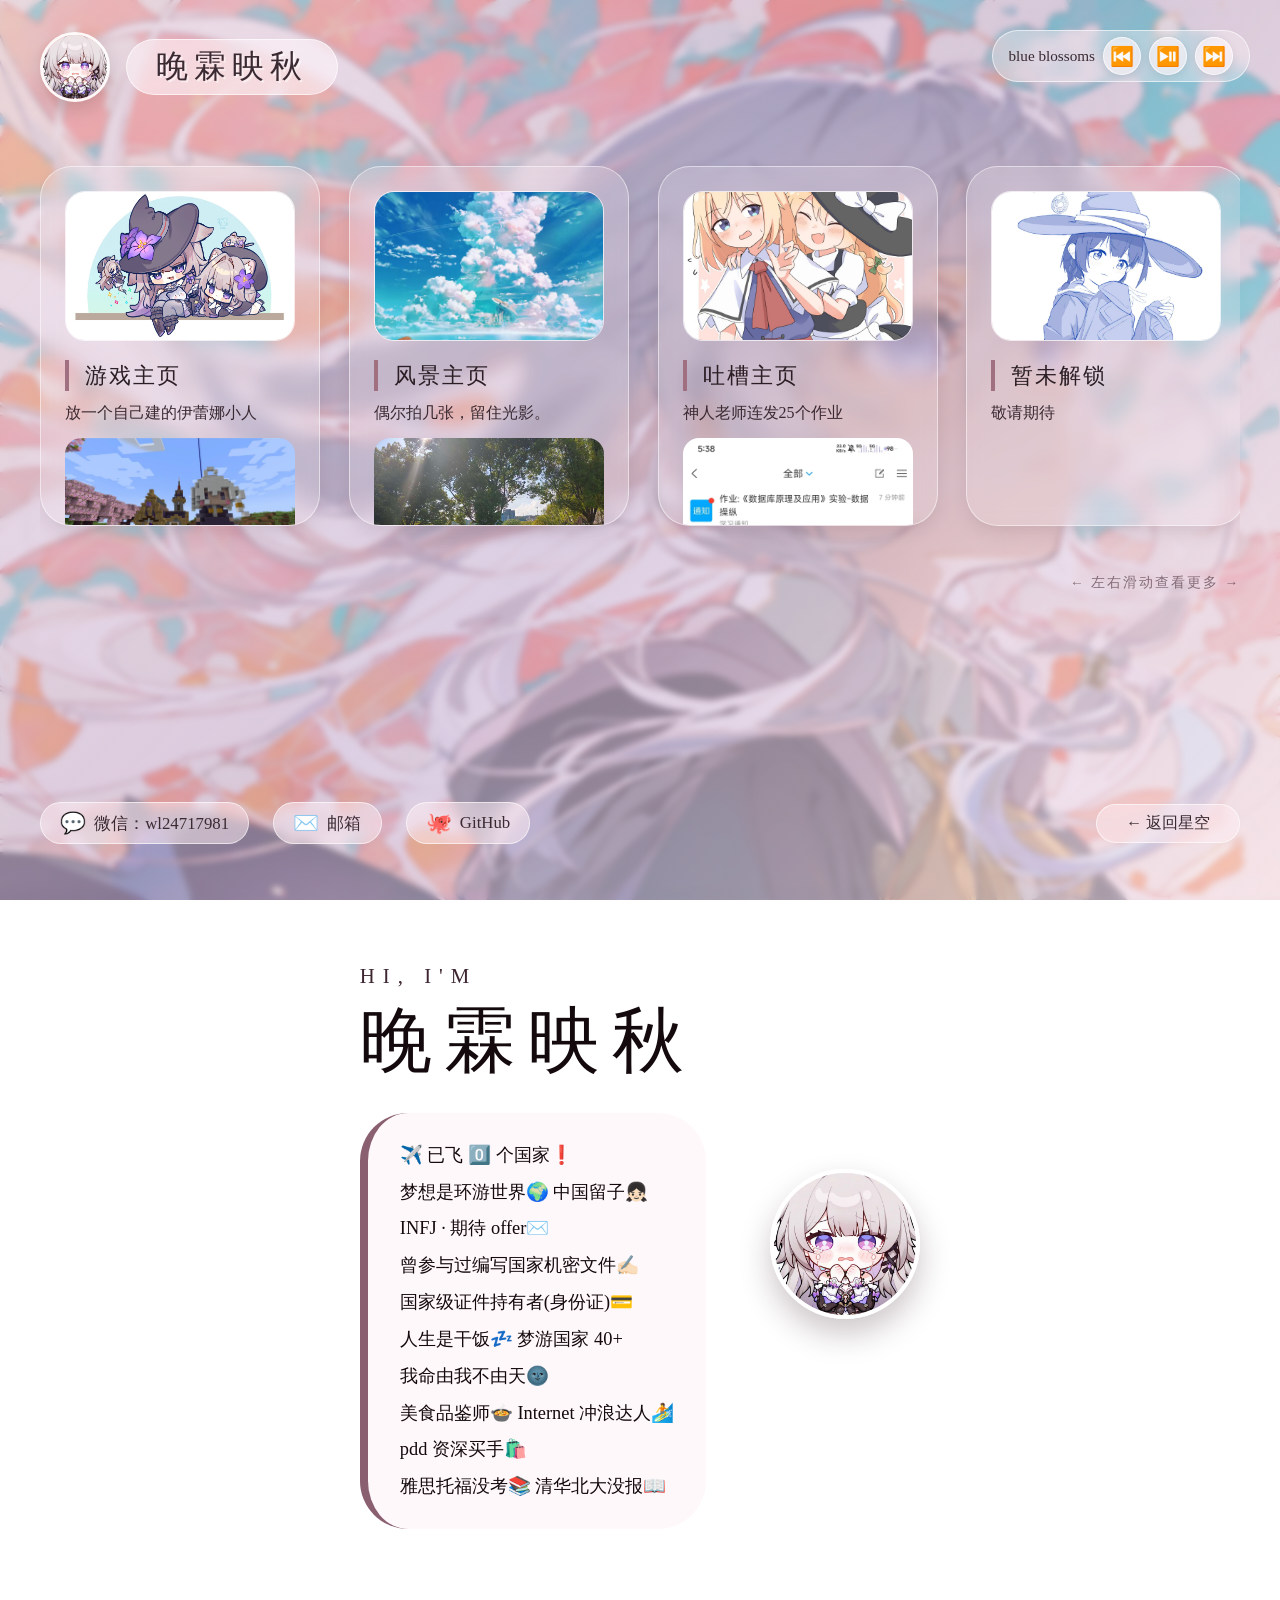
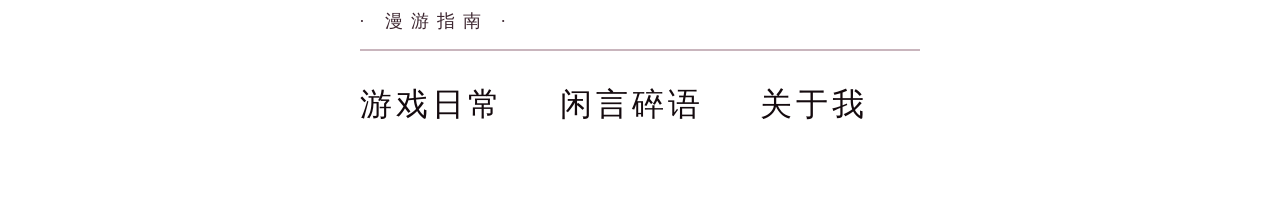
<file: wl.html>
<!DOCTYPE html>
<html lang="zh">
<head>
  <meta charset="UTF-8">
  <meta name="viewport" content="width=device-width, initial-scale=1.0">
  <title>晚霖映秋 · 映秋小屋</title>
  <style>
    * {
      margin: 0;
      padding: 0;
      box-sizing: border-box;
    }

    html {
      scroll-behavior: smooth;
    }

    body {
      font-family: 'Times New Roman', '宋体', 'Songti SC', 'KaiTi', serif;
      background: url('image/72822a4b42fec94b4103f35a9f8da692.jpg') no-repeat center center fixed;
      background-size: cover;
      min-height: 100vh;
      position: relative;
    }

    /* 藕荷色渐变遮罩层 */
    body::before {
      content: "";
      position: fixed;
      top: 0;
      left: 0;
      width: 100%;
      height: 100%;
      background: linear-gradient(135deg, rgba(230, 210, 220, 0.7), rgba(200, 180, 210, 0.6), rgba(245, 225, 235, 0.7));
      backdrop-filter: blur(3px);
      z-index: 0;
    }

    /* 全屏容器 */
    .screen {
      min-height: 100vh;
      width: 100%;
      display: flex;
      flex-direction: column;
      position: relative;
      padding: 2rem;
      z-index: 1;
    }

    .container {
      max-width: 1200px;
      margin: 0 auto;
      padding: 0 0 1.5rem;
      flex: 1;
      display: flex;
      flex-direction: column;
    }

    /* ----- 左上角：头像 + 昵称 ----- */
    .profile {
      display: flex;
      align-items: center;
      gap: 1rem;
      margin-bottom: 2rem;
    }

    .avatar {
      width: 70px;
      height: 70px;
      border-radius: 50%;
      object-fit: cover;
      border: 3px solid rgba(255, 255, 255, 0.9);
      box-shadow: 0 8px 20px rgba(0, 0, 0, 0.15);
    }

    .nickname {
      font-size: 2rem;
      font-weight: 350;
      letter-spacing: 6px;
      color: #3a2a32;
      text-shadow: 2px 2px 0 rgba(255, 255, 255, 0.5);
      background: rgba(255, 245, 250, 0.6);
      padding: 0.3rem 1.8rem;
      border-radius: 40px;
      backdrop-filter: blur(6px);
      border: 1px solid rgba(255, 255, 255, 0.6);
    }

    /* ----- 右上角音乐播放器 ----- */
    .music-player {
      position: absolute;
      top: 30px;
      right: 30px;
      z-index: 15;
      display: flex;
      align-items: center;
      gap: 8px;
      background: rgba(255, 245, 250, 0.35);
      backdrop-filter: blur(8px);
      padding: 6px 16px;
      border-radius: 50px;
      border: 1px solid rgba(255, 255, 255, 0.6);
    }

    #musicTitle {
      color: #3a2a32;
      font-size: 0.95rem;
      max-width: 130px;
      white-space: nowrap;
      overflow: hidden;
      text-overflow: ellipsis;
      font-weight: 500;
    }

  .music-player button {
  background: rgba(255, 245, 250, 0.5);
  border: 1px solid rgba(255, 255, 255, 0.7);
  border-radius: 50%;                /* 圆形按钮 */
  width: 38px;
  height: 38px;
  display: flex;
  align-items: center;
  justify-content: center;
  font-size: 1.2rem;
  cursor: pointer;
  color: #3a2a32;
  padding: 0;
  backdrop-filter: blur(4px);
  transition: all 0.2s ease;
  box-shadow: 0 2px 8px rgba(60, 30, 40, 0.1);
}

.music-player button:hover {
  background: rgba(255, 255, 255, 0.8);
  transform: scale(1.08);
  box-shadow: 0 4px 12px rgba(80, 40, 60, 0.2);
  color: #1a1014;
  border-color: #b08a9e;
}

    /* ----- 专栏区域：横向滑动 ----- */
    .featured {
      display: flex;
      gap: 1.8rem;
      overflow-x: auto;
      overflow-y: visible;
      scroll-snap-type: x mandatory;
      padding: 1rem 0.5rem 1.5rem;
      margin: 1rem 0 2rem;
      scrollbar-width: thin;
      scrollbar-color: rgba(160, 110, 130, 0.5) transparent;
    }

    .featured::-webkit-scrollbar {
      height: 6px;
    }
    .featured::-webkit-scrollbar-track {
      background: transparent;
    }
    .featured::-webkit-scrollbar-thumb {
      background: rgba(160, 110, 130, 0.5);
      border-radius: 20px;
    }

    .card {
      flex: 0 0 280px;
      scroll-snap-align: start;
      background: rgba(255, 245, 250, 0.2);
      backdrop-filter: blur(8px);
      -webkit-backdrop-filter: blur(8px);
      border-radius: 32px;
      padding: 1.5rem;
      border: 1px solid rgba(255, 255, 255, 0.5);
      box-shadow: 0 8px 20px -5px rgba(60, 30, 40, 0.15);
      transition: transform 0.2s, background 0.2s;
      display: flex;
      flex-direction: column;
      height: 360px;
      overflow-y: auto;
    }

    .card:hover {
      transform: translateY(-6px);
      background: rgba(255, 245, 250, 0.45);
      border-color: rgba(255, 255, 255, 0.8);
    }

    .card-img {
      width: 100%;
      height: 150px;
      object-fit: cover;
      border-radius: 20px;
      margin-bottom: 1.2rem;
      border: 1px solid rgba(255, 255, 255, 0.7);
    }

    .card-title {
      font-size: 1.4rem;
      font-weight: 400;
      letter-spacing: 2px;
      color: #2b1e24;
      margin-bottom: 0.5rem;
      border-left: 4px solid #a07080;
      padding-left: 1rem;
    }

    .card-text {
      color: #3a2a32;
      line-height: 1.7;
      font-size: 1rem;
    }

    .scroll-hint {
      text-align: right;
      font-size: 0.85rem;
      color: rgba(70, 40, 50, 0.6);
      margin-top: -0.5rem;
      margin-bottom: 1rem;
      letter-spacing: 2px;
    }

    /* ----- 左下角：联系方式 ----- */
    .footer {
      display: flex;
      align-items: center;
      gap: 1.5rem;
      flex-wrap: wrap;
      margin-top: auto;
      padding-top: 1.5rem;
    }

    .contact-item {
      display: flex;
      align-items: center;
      gap: 8px;
      color: #3a2a32;
      text-decoration: none;
      font-size: 1.05rem;
      background: rgba(255, 240, 245, 0.5);
      padding: 0.5rem 1.2rem;
      border-radius: 40px;
      backdrop-filter: blur(5px);
      border: 1px solid rgba(255, 255, 255, 0.6);
      transition: all 0.2s;
    }

    .contact-item:hover {
      background: rgba(255, 255, 255, 0.7);
      box-shadow: 0 4px 12px rgba(120, 70, 90, 0.2);
      color: #1a1014;
    }

    .contact-icon {
      font-size: 1.3rem;
    }

    .back-link {
      margin-left: auto;
      color: #3a2a32;
      text-decoration: none;
      font-size: 1rem;
      background: rgba(255, 240, 245, 0.5);
      padding: 0.5rem 1.8rem;
      border-radius: 40px;
      backdrop-filter: blur(5px);
      border: 1px solid rgba(255, 255, 255, 0.6);
      transition: all 0.2s;
    }

    .back-link:hover {
      background: rgba(255, 255, 255, 0.7);
    }

    /* ----- 第二屏：博客区域（全部加深，清晰可见） ----- */
    .blog-screen {
      display: flex;
      align-items: center;
      justify-content: center;
    }

    .blog-container {
      max-width: 1200px;
      margin: 0 auto;
      display: grid;
      grid-template-columns: 1fr auto;
      gap: 2.5rem 4rem;
    }

    .intro-left {
      grid-column: 1;
    }

    .greeting {
      font-size: 1.3rem;
      letter-spacing: 8px;
      color: #3d2630;
      font-weight: 400;
      margin-bottom: 0.3rem;
    }

    .intro-left h1 {
      font-size: 4.5rem;
      font-weight: 320;
      letter-spacing: 12px;
      margin: 0.2rem 0 1.5rem;
      color: #140a0e;                     /* 极深色 */
      text-shadow: 5px 5px 0 rgba(255, 255, 255, 0.5);
    }

    .intro-text {
      font-size: 1.15rem;
      line-height: 2;
      max-width: 650px;
      color: #140a0e;                     /* 极深色 */
      background: rgba(255, 245, 250, 0.7); /* 更实背景 */
      backdrop-filter: blur(8px);
      padding: 1.5rem 2rem;
      border-radius: 48px;
      border-left: 8px solid #8a5f70;
      font-weight: 400;
    }

    .intro-right {
      grid-column: 2;
      align-self: center;
    }

    .small-avatar {
      width: 150px;
      height: 150px;
      border-radius: 50%;
      object-fit: cover;
      border: 4px solid rgba(255, 255, 255, 0.9);
      box-shadow: 0 15px 30px rgba(60, 30, 40, 0.25);
    }

    .blog-nav {
      grid-column: 1 / -1;
      margin-top: 2.5rem;
    }

    .nav-title {
      font-size: 1.1rem;
      letter-spacing: 8px;
      color: #3d2630;
      border-bottom: 2px solid rgba(120, 70, 90, 0.4);
      padding-bottom: 1rem;
      margin-bottom: 2rem;
      font-weight: 400;
    }

    .nav-links {
      display: flex;
      gap: 3.5rem;
      flex-wrap: wrap;
    }

    .nav-links a {
      font-size: 2rem;
      font-weight: 380;
      letter-spacing: 4px;
      color: #140a0e;                     /* 极深色 */
      text-decoration: none;
      border-bottom: 3px solid transparent;
      padding-bottom: 6px;
      transition: 0.2s;
    }

    .nav-links a:hover {
      border-bottom-color: #8a5f70;
      transform: translateX(10px);
      color: #000000;
    }

    /* 响应式 */
    @media (max-width: 700px) {
      .screen { padding: 1.5rem; }
      .container { padding: 0; }
      .nickname { font-size: 1.6rem; }
      .avatar { width: 55px; height: 55px; }
      .music-player { padding: 4px 12px; }
      #musicTitle { max-width: 90px; }
      .blog-container { grid-template-columns: 1fr; gap: 2rem; }
      .intro-right { grid-column: 1; text-align: center; }
      .small-avatar { width: 120px; height: 120px; }
      .intro-left h1 { font-size: 3.5rem; }
      .nav-links { gap: 2rem; }
      .nav-links a { font-size: 1.6rem; }
      .footer { gap: 1rem; }
      .back-link { margin-left: 0; }
      .music-player button {
  width: 34px;
  height: 34px;
  font-size: 1rem;
}
    }
  </style>
</head>
<body>
  <section class="screen" id="screen1">
    <div class="container">
      <!-- 右上角音乐播放器 -->
      <div class="music-player" id="musicPlayer">
        <span id="musicTitle">映秋收音机</span>
        <button id="prevBtn" title="上一首">⏮️</button>
        <button id="playPauseBtn" title="播放/暂停">⏯️</button>
        <button id="nextBtn" title="下一首">⏭️</button>
        <audio id="bgMusic" loop></audio>
      </div>

      <!-- 左上角头像 + 昵称 -->
      <div class="profile">
        <img class="avatar" src="image/abec3600c4fbf7d1e9d587127aa76b90.jpg" alt="头像">
        <div class="nickname">晚霖映秋</div>
      </div>

      <!-- 专栏区域 -->
      <div class="featured">
        <div class="card">
          <img class="card-img" src="image/f4264db72997ee07abcf1410e0478466.jpg" alt="专栏图片">
          <div class="card-title">游戏主页</div>
          <div class="card-text">放一个自己建的伊蕾娜小人</div>
           <img src="RC/d037775f6cf04dd8b03b9c66d92d23cf.jpg" alt="截图" style="width:100%; border-radius:16px; margin-top:12px;">
        </div>
        <div class="card">
          <img class="card-img" src="image/0c10d8ab726d9a4bd2201ffc9ac91e8c.jpg" alt="专栏图片">
          <div class="card-title">风景主页</div>
          <div class="card-text">偶尔拍几张，留住光影。</div>
           <img src="RC/60763eb130044b026e1bd7a684396025.jpg" alt="截图" style="width:100%; border-radius:16px; margin-top:12px;">
        </div>
        <div class="card">
          <img class="card-img" src="image/ba8ed249dada386ad158801480b91bab.jpg" alt="专栏图片">
          <div class="card-title">吐槽主页</div>
          <div class="card-text">神人老师连发25个作业</div>
           <img src="RC/dfd323ecbfe6de7d605e2b8c87f8bcb7.jpg" alt="截图" style="width:100%; border-radius:16px; margin-top:12px;">
        </div>
        <div class="card">
          <img class="card-img"  src="RC/aef3d26cdbe438a6fc0a861b7e6fcad7.jpg" alt="专栏图片">
          <div class="card-title">暂未解锁</div>
          <div class="card-text">敬请期待</div>
        </div>
      </div>
      <div class="scroll-hint">← 左右滑动查看更多 →</div>

      <!-- 左下角联系方式 + 返回星空 -->
      <div class="footer">
        <a class="contact-item" href="#"><span class="contact-icon">💬</span> 微信：wl24717981</a>
        <a class="contact-item" href="mailto:john54@163.com"><span class="contact-icon">✉️</span> 邮箱</a>
        <a class="contact-item" href="https://github.com/john54bn" target="_blank"><span class="contact-icon">🐙</span> GitHub</a>
        <a class="back-link" href="index.html">← 返回星空</a>
      </div>
    </div>
  </section>

  <!-- 第二屏：博客介绍 -->
  <section class="screen blog-screen" id="screen2">
    <div class="blog-container">
      <div class="intro-left">
        <div class="greeting">HI, I'M</div>
        <h1>晚霖映秋</h1>
        <p class="intro-text">
          ✈️ 已飞 0️⃣ 个国家❗️<br>
          梦想是环游世界🌍 中国留子👧🏻<br>
          INFJ · 期待 offer✉️<br>
          曾参与过编写国家机密文件✍🏻<br>
          国家级证件持有者(身份证)💳<br>
          人生是干饭💤 梦游国家 40+<br>
          我命由我不由天🌚<br>
          美食品鉴师🍲 Internet 冲浪达人🏄<br>
          pdd 资深买手🛍️<br>
          雅思托福没考📚 清华北大没报📖
        </p>
      </div>
      <div class="intro-right">
        <img src="image/abec3600c4fbf7d1e9d587127aa76b90.jpg" alt="头像" class="small-avatar">
      </div>
      <div class="blog-nav">
        <div class="nav-title">· 漫游指南 ·</div>
        <div class="nav-links">
          <a href="game.html">游戏日常</a>
          <a href="chat.html">闲言碎语</a>
          <a href="#">关于我</a>
        </div>
      </div>
    </div>
  </section>

  <script>
    (function() {
      "use strict";

      // ==================== 音乐播放列表 ====================
      const playlist = [
        { title: 'blue blossoms', src: 'image/久遠 - blue blossoms.mp3' },
        { title: '天亮以前说再见', src: 'image/M80000318h5s2rmNZ9.mp3' },
        { title: '打上花火', src: 'image/Daoko 米津玄師 - 打上花火.mp3' },
        { title: 'ありがとう', src: 'image/KOKIA - ありがとう···.mp3' }
      ];

      let currentTrack = 0;
      const audio = document.getElementById('bgMusic');
      const titleSpan = document.getElementById('musicTitle');
      const playBtn = document.getElementById('playPauseBtn');
      const prevBtn = document.getElementById('prevBtn');
      const nextBtn = document.getElementById('nextBtn');

      function loadTrack(index) {
        if (!playlist.length) return;
        const track = playlist[index];
        audio.src = track.src;
        titleSpan.textContent = track.title;
        audio.load();
      }

      function play() {
        audio.play().then(() => playBtn.textContent = '⏸️').catch(() => {});
      }

      function pause() {
        audio.pause();
        playBtn.textContent = '⏯️';
      }

      playBtn.onclick = () => audio.paused ? play() : pause();

      nextBtn.onclick = () => {
        if (!playlist.length) return;
        currentTrack = (currentTrack + 1) % playlist.length;
        loadTrack(currentTrack);
        play();
      };

      prevBtn.onclick = () => {
        if (!playlist.length) return;
        currentTrack = (currentTrack - 1 + playlist.length) % playlist.length;
        loadTrack(currentTrack);
        play();
      };

      audio.onended = nextBtn.onclick;

      if (playlist.length) {
        loadTrack(0);
        audio.volume = 0.4;
      }

      window.addEventListener('load', () => {
        if (playlist.length) play();
      });

      document.body.addEventListener('click', function tryPlay() {
        if (audio.paused) play();
        document.body.removeEventListener('click', tryPlay);
      }, { once: true });

      // ==================== 全屏滚动 ====================
      const screen1 = document.getElementById('screen1');
      const screen2 = document.getElementById('screen2');
      if (!screen1 || !screen2) return;

      let currentScreen = 1;
      let isScrolling = false;

      function goToScreen(screenNum) {
        if (isScrolling) return;
        isScrolling = true;
        const target = screenNum === 1 ? screen1 : screen2;
        target.scrollIntoView({ behavior: 'smooth' });
        currentScreen = screenNum;
        setTimeout(() => { isScrolling = false; }, 600);
      }

      window.addEventListener('wheel', (e) => {
        if (isScrolling) return;
        if (e.deltaY > 0 && currentScreen === 1) {
          e.preventDefault();
          goToScreen(2);
        } else if (e.deltaY < 0 && currentScreen === 2) {
          e.preventDefault();
          goToScreen(1);
        }
      }, { passive: false });

      let touchStartY = 0;
      window.addEventListener('touchstart', (e) => {
        touchStartY = e.touches[0].clientY;
      }, { passive: true });

      window.addEventListener('touchmove', (e) => {
        if (isScrolling) return;
        const diff = touchStartY - e.touches[0].clientY;
        if (Math.abs(diff) < 40) return;
        if (diff > 0 && currentScreen === 1) {
          e.preventDefault();
          goToScreen(2);
        } else if (diff < 0 && currentScreen === 2) {
          e.preventDefault();
          goToScreen(1);
        }
      }, { passive: false });
    })();
  </script>
</body>
</html>
</file>
